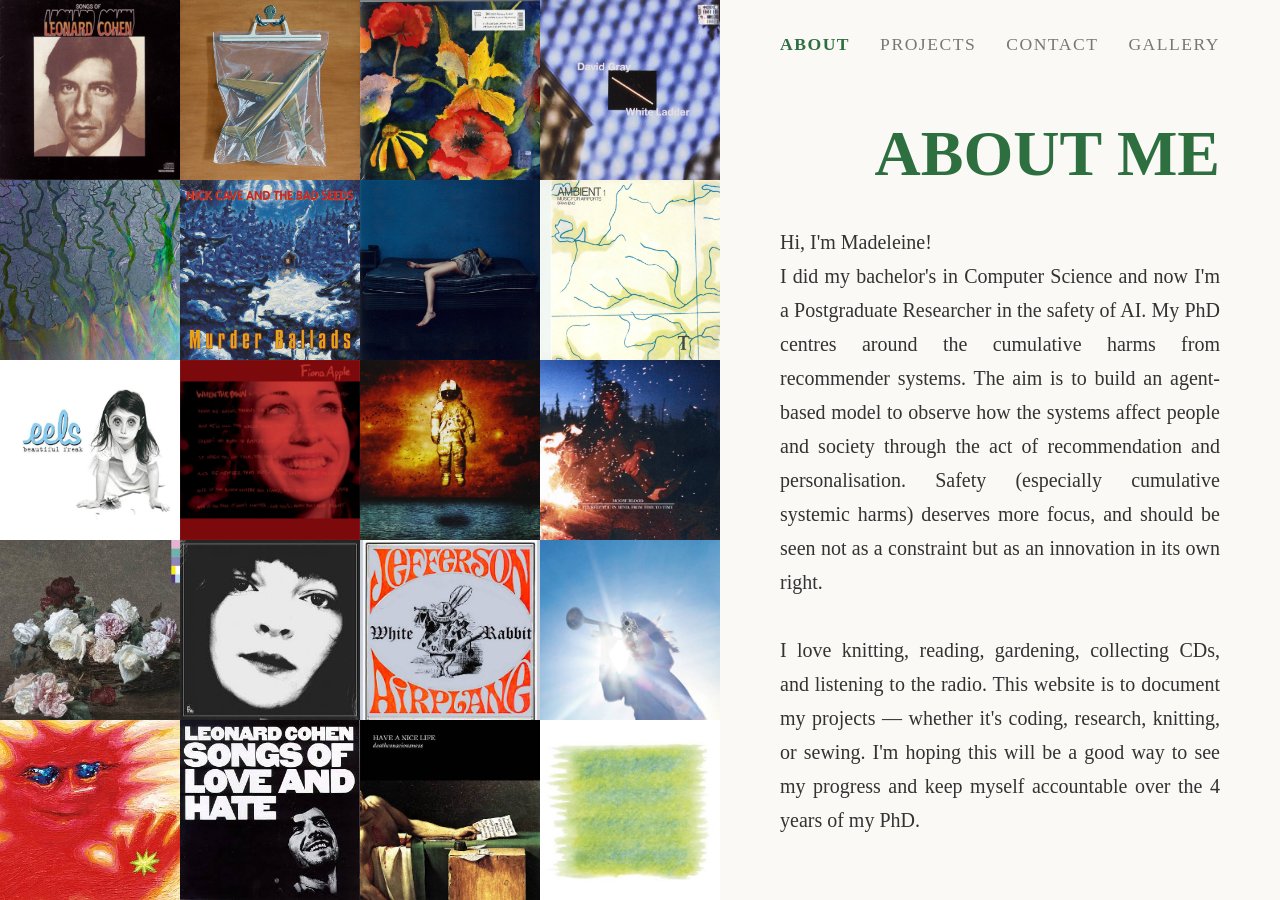
<file: index.html>
<!DOCTYPE html>
<html lang="en">
<head>
  <meta charset="UTF-8">
  <meta name="viewport" content="width=device-width, initial-scale=1.0, maximum-scale=1.0">
  <title>Madeleine Sauvage</title>
  <link rel="stylesheet" href="styles.css">
</head>
<body>

  <main class="about-container">
    <div class="left-columns-wrapper">
      <img src="assets/albums/leo.jpg" alt="Album Cover">
      <img src="assets/albums/ants.jpg" alt="Album Cover">
      <img src="assets/albums/adrianne.jpg" alt="Album Cover">
      <img src="assets/albums/ladder.jpg" alt="Album Cover">
      <img src="assets/albums/wave.jpg" alt="Album Cover">
      <img src="assets/albums/murder.jpg" alt="Album Cover">
      <img src="assets/albums/slept.jpg" alt="Album Cover">
      <img src="assets/albums/eno.jpg" alt="Album Cover">
      <img src="assets/albums/eels.jpg" alt="Album Cover">
      <img src="assets/albums/pawn.jpg" alt="Album Cover">
      <img src="assets/albums/deja.jpg" alt="Album Cover">
      <img src="assets/albums/mind.jpg" alt="Album Cover">
      <img src="assets/albums/powercorruptionlies.jpeg" alt="Album Cover">
      <img src="assets/albums/jessicapratt.jpeg" alt="Album Cover">
      <img src="assets/albums/whiterabbit.jpeg" alt="Album Cover">
      <img src="assets/albums/gettingkilled.jpeg" alt="Album Cover">
      <img src="assets/albums/foreverhowlong.jpeg" alt="Album Cover">
      <img src="assets/albums/songsofloveandhate.jpeg" alt="Album Cover">
      <img src="assets/albums/death.jpeg" alt="Album Cover">
      <img src="assets/albums/attwilight.jpeg" alt="Album Cover">
    </div>

    <div class="right-column">
      <nav class="top-nav">
        <a href="#about" class="active">ABOUT</a>
        <a href="projects.html">PROJECTS</a>
        <a href="contact.html">CONTACT</a>
        <a href="gallery.html">GALLERY</a>
      </nav>

      <h1 class="about-title">ABOUT ME</h1>
      <p class="about-text">
        Hi, I'm Madeleine!
        <br>I did my bachelor's in Computer Science and now I'm a Postgraduate Researcher in the safety of AI. 
        My PhD centres around the cumulative harms from recommender systems. The aim is to build an agent-based model to observe how the systems affect people and society through the act of recommendation and personalisation.
        Safety (especially cumulative systemic harms) deserves more focus, and should be seen not as a constraint but as an innovation in its own right.
        <br><br>
        I love knitting, reading, gardening, collecting CDs, and listening to the radio. 
        This website is to document my projects — whether it's coding, research, knitting, or sewing. 
        I'm hoping this will be a good way to see my progress and keep myself accountable over the 4 years of my PhD.  
      </p>
    </div>
  </main>

</body>
</html>
</file>
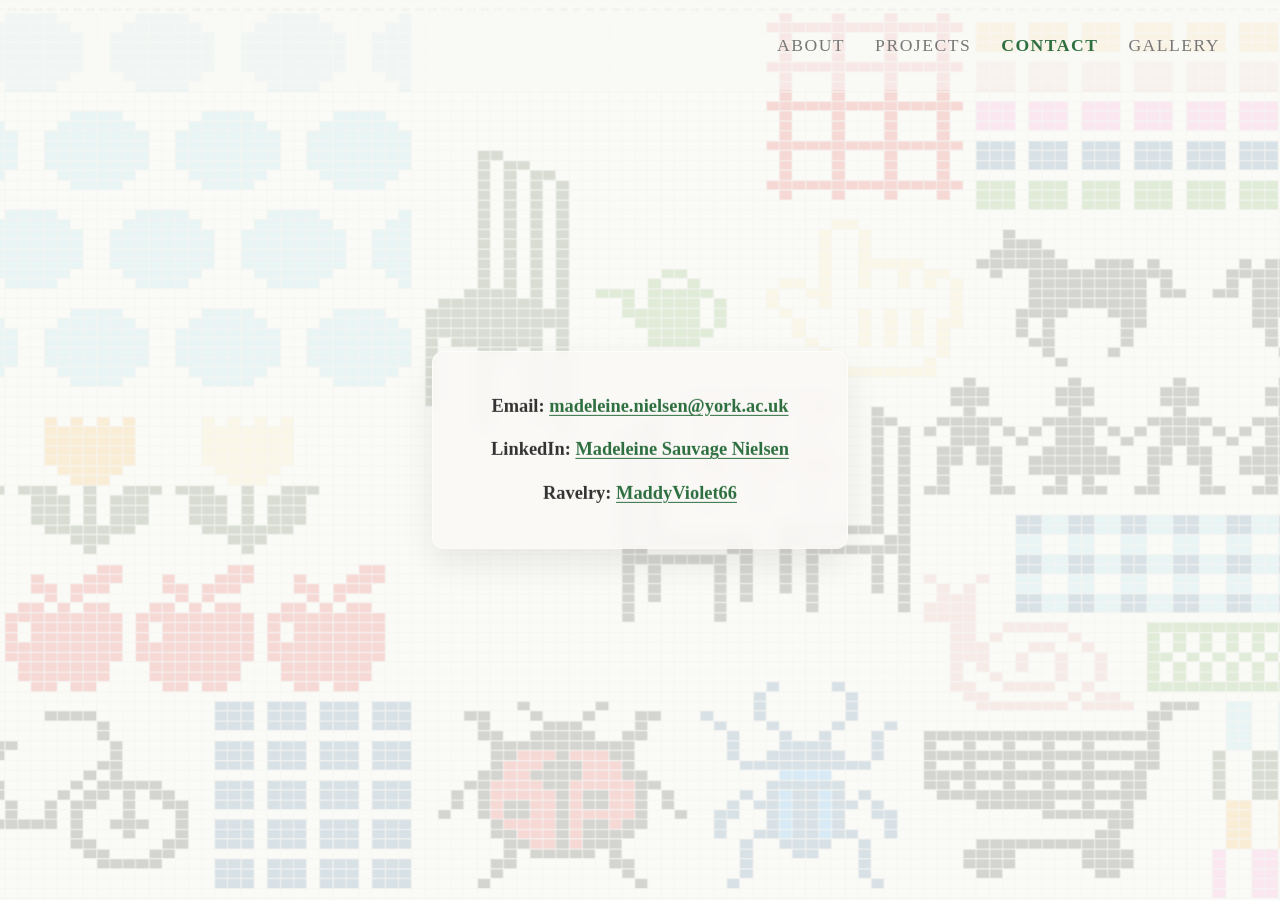
<file: contact.html>
<!DOCTYPE html>
<html lang="en">
<head>
  <meta charset="UTF-8">
  <meta name="viewport" content="width=device-width, initial-scale=1.0, maximum-scale=1.0">
  <title>Contact - Madeleine Sauvage</title>
  <link rel="stylesheet" href="styles.css">
</head>
<body class="contact-page">

  <!-- Fullscreen Background Image -->
  <div class="contact-bg">
    <img src="assets/Screenshot 2026-08-07 083715.png" alt="Background">
  </div>

  <!-- Navigation Bar -->
  <nav class="top-nav projects-page-nav">
    <a href="index.html">ABOUT</a>
    <a href="projects.html">PROJECTS</a>
    <a href="contact.html" class="active">CONTACT</a>
    <a href="gallery.html">GALLERY</a>
  </nav>

  <!-- Centered Content Card -->
  <main class="contact-content">
    <div class="contact-card">
      <p><strong>Email:</strong> <a href="mailto:madeleine.nielsen@york.ac.uk">madeleine.nielsen@york.ac.uk</a></p>
      <p><strong>LinkedIn:</strong> <a href="https://www.linkedin.com/in/madeleine-sauvage-nielsen-6a8a961a1" target="_blank" rel="noopener noreferrer">Madeleine Sauvage Nielsen</a></p>
      <p><strong>Ravelry:</strong> <a href="https://www.ravelry.com/people/maddyviolet66" target="_blank" rel="noopener noreferrer">MaddyViolet66</a></p>
    </div>
  </main>

</body>
</html>
</file>
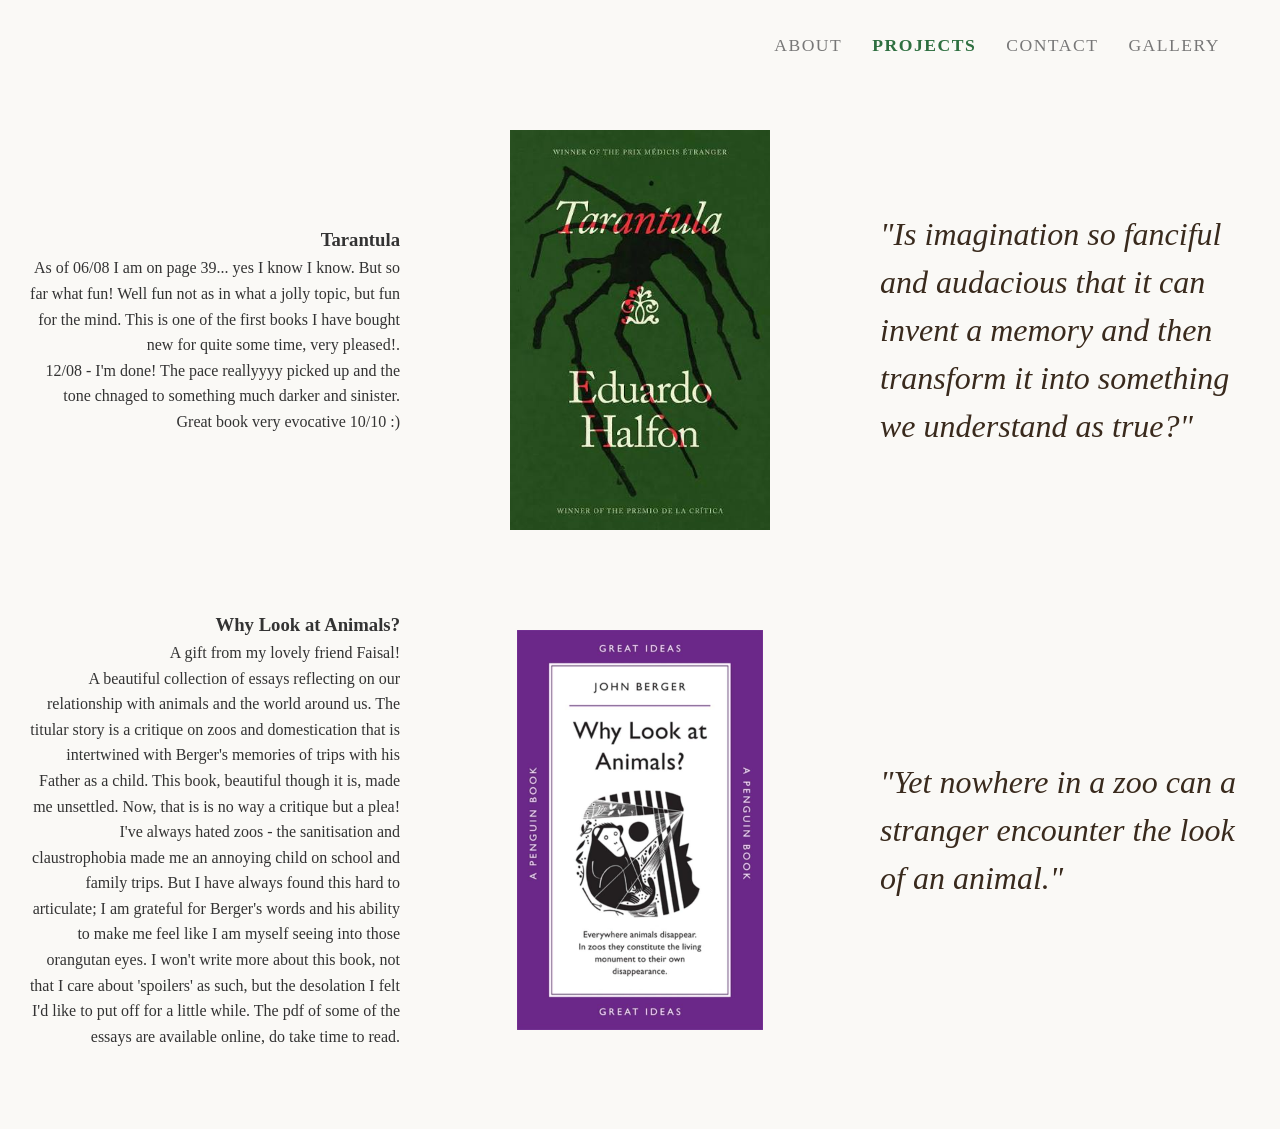
<file: project-3.html>
<!DOCTYPE html>
<html lang="en">
<head>
  <meta charset="UTF-8">
  <meta name="viewport" content="width=device-width, initial-scale=1.0, maximum-scale=1.0">
  <title>Projects - Madeleine Sauvage</title>
  <link rel="stylesheet" href="styles.css">
</head>
<body>

  <!-- Fixed Top Navigation Bar -->
  <nav class="top-nav projects-page-nav">
    <a href="index.html">ABOUT</a>
    <a href="projects.html" class="active">PROJECTS</a>
    <a href="contact.html">CONTACT</a>
    <a href="gallery.html">GALLERY</a>
  </nav>

  <!-- USE project-detail-container FOR THIS BOOK REVIEW LAYOUT -->
  <main class="project-detail-container">

    <!-- Project 1 -->
    <div class="project-row">
      <div class="text-left">
        <h3>Tarantula</h3>
        <p>As of 06/08 I am on page 39... yes I know I know. But so far what fun! 
            Well fun not as in what a jolly topic, but fun for the mind. This is one of the first books I have bought new for 
        quite some time, very pleased!.
        <br>
        12/08 - I'm done! The pace reallyyyy picked up and the tone chnaged to something much darker and sinister. 
        Great book very evocative 10/10 :) 
      </p>
      </div>

      <img src="assets/projects/tarantula.jpg" alt="Tarantula" class="project-img">

      <div class="text-right">
        <blockquote>"Is imagination so fanciful and audacious that it can invent a memory and then transform it into something we understand as true?"</blockquote>
      </div>
    </div>

    <!-- Project 2 -->
    <div class="project-row">
      <div class="text-left">
        <h3>Why Look at Animals?</h3>
        <p>A gift from my lovely friend Faisal! <br> A beautiful collection of essays reflecting on our
        relationship with animals and the world around us. The titular story is a critique on zoos and domestication that is intertwined 
        with Berger's memories of trips with his Father as a child. This book, beautiful though it is, made me unsettled. Now, that is is no way a
        critique but a plea! I've always hated zoos - the sanitisation and claustrophobia made me an annoying child on school and family trips. But I have 
        always found this hard to articulate; I am grateful for Berger's words and his ability to make me feel like I am myself seeing
        into those orangutan eyes. I won't write more about this book, not that I care about 'spoilers' 
        as such, but the desolation I felt I'd like to put off for a little while. The pdf of some of the essays are available online, do take time to read.
        <br></p>
      </div>

      <img src="assets/projects/animals.jpg" alt="Why Look at Animals?" class="project-img">

      <div class="text-right">
        <blockquote>"Yet nowhere in a zoo can a stranger encounter the look of an animal."</blockquote>
      </div>
    </div>

  </main>

</body>
</html>
</file>
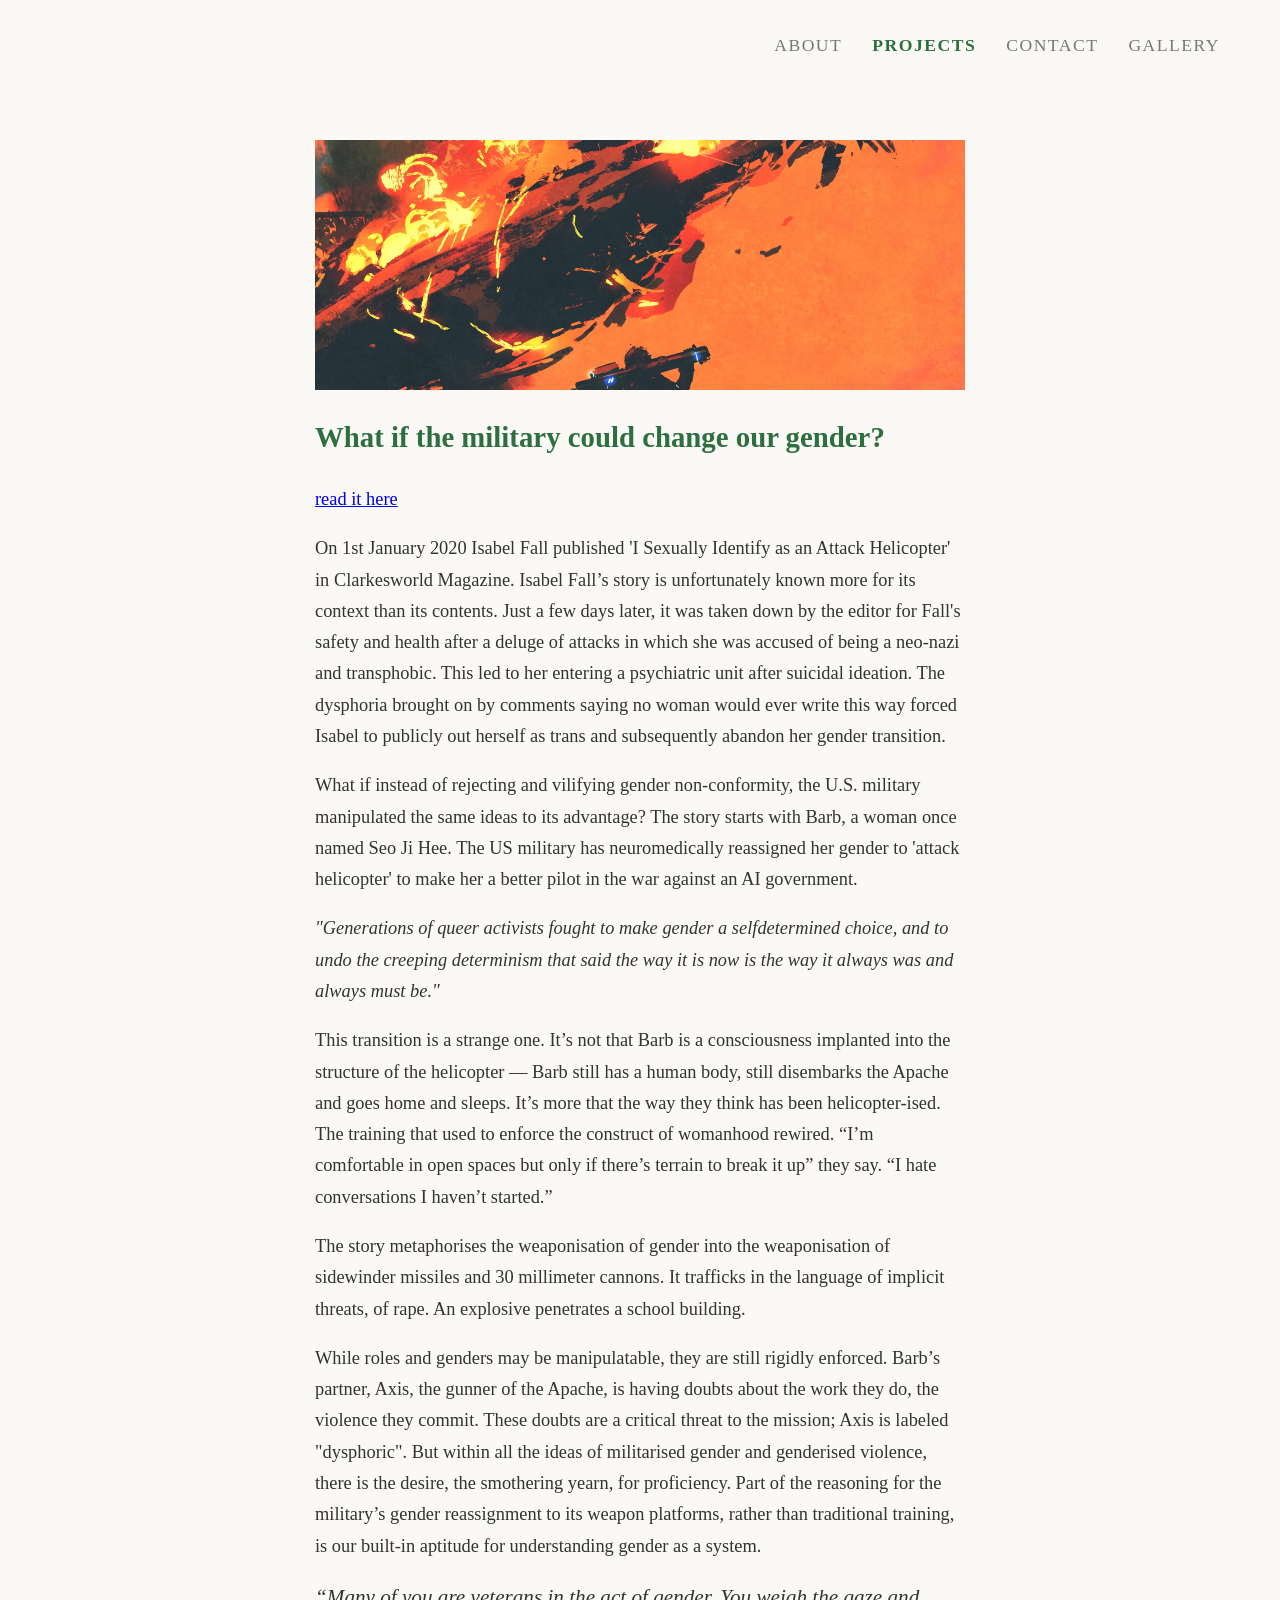
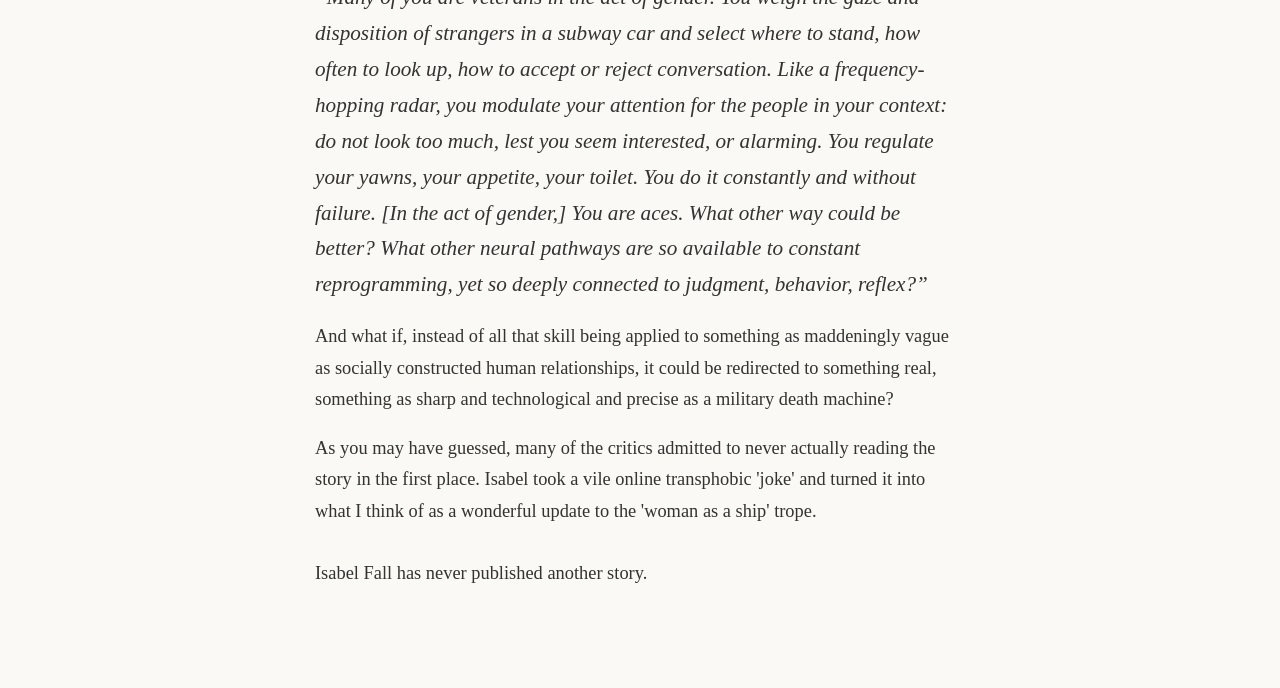
<file: project-4.html>
<!DOCTYPE html>
<html lang="en">
<head>
  <meta charset="UTF-8">
  <meta name="viewport" content="width=device-width, initial-scale=1.0, maximum-scale=1.0">
  <title>Projects - Madeleine Sauvage</title>
  <link rel="stylesheet" href="styles.css">
</head>
<body>

  <!-- Fixed Top Navigation Bar -->
  <nav class="top-nav projects-page-nav">
    <a href="index.html">ABOUT</a>
    <a href="projects.html" class="active">PROJECTS</a>
    <a href="contact.html">CONTACT</a>
    <a href="gallery.html">GALLERY</a>
  </nav>

  <!-- Standard Centered Text Block -->
  <main class="text-page-container">

    <!-- Header Image -->
    <div class="header-image-container">
      <img src="assets/projects/sovereign.png" class="header-image" alt="Header Image">
    </div>

    <h2 class="standard-heading">What if the military could change our gender?</h2>
    
    <div class="standard-content">
      <p><a href="https://isabelfall.neocities.org/Isabel_Fall_-_I_Sexually_Identify_as_an_Attack_Helicopter.pdf" target="_blank">read it here</a></p>
      
      <p>On 1st January 2020 Isabel Fall published 'I Sexually Identify as an Attack Helicopter' in Clarkesworld Magazine. 
      Isabel Fall’s story is unfortunately known more for its context than its contents. 
      Just a few days later, it was taken down by the editor for Fall's safety and health after a deluge of attacks in which she was accused of being a neo-nazi and transphobic. 
      This led to her entering a psychiatric unit after suicidal ideation. The dysphoria brought on by comments saying no woman would ever write this way forced Isabel 
      to publicly out herself as trans and subsequently abandon her gender transition.</p>

      <p>What if instead of rejecting and vilifying gender non-conformity, the U.S. military manipulated the same ideas to its advantage? 
      The story starts with Barb, a woman once named Seo Ji Hee. The US military has neuromedically reassigned her gender to 'attack helicopter' to make her 
      a better pilot in the war against an AI government.</p>

      <p><em>"Generations of queer activists fought to make gender a selfdetermined choice, and to undo the creeping determinism that said 
      the way it is now is the way it always was and always must be."</em></p>

      <p>This transition is a strange one. It’s not that Barb is a consciousness implanted into the structure of the helicopter — Barb still has a human body, 
      still disembarks the Apache and goes home and sleeps. It’s more that the way they think has been helicopter-ised. The training that used to enforce 
      the construct of womanhood rewired. “I’m comfortable in open spaces but only if there’s terrain to break it up” they say. “I hate conversations I haven’t started.”</p>

      <p>The story metaphorises the weaponisation of gender into the weaponisation of sidewinder missiles and 30 millimeter cannons. It trafficks in the language of 
      implicit threats, of rape. An explosive penetrates a school building.</p>

      <p>While roles and genders may be manipulatable, they are still rigidly enforced. Barb’s partner, Axis, the gunner of the Apache, is having doubts about the work they do, 
      the violence they commit. These doubts are a critical threat to the mission; Axis is labeled "dysphoric". But within all the ideas of militarised gender 
      and genderised violence, there is the desire, the smothering yearn, for proficiency. Part of the reasoning for the military’s gender reassignment to 
      its weapon platforms, rather than traditional training, is our built-in aptitude for understanding gender as a system.</p>

      <p class="text-featured">
        “Many of you are veterans in the act of gender. You weigh the gaze and disposition of strangers in a subway car and select where to stand, how often to look up, 
        how to accept or reject conversation. Like a frequency-hopping radar, you modulate your attention for the people in your context: do not look too much, 
        lest you seem interested, or alarming. You regulate your yawns, your appetite, your toilet. You do it constantly and without failure. 
        [In the act of gender,] You are aces. What other way could be better? What other neural pathways are so available to constant reprogramming, 
        yet so deeply connected to judgment, behavior, reflex?”
      </p>

      <p>And what if, instead of all that skill being applied to something as maddeningly vague as socially constructed human relationships, 
      it could be redirected to something real, something as sharp and technological and precise as a military death machine?</p>

      <p>As you may have guessed, many of the critics admitted to never actually reading the story in the first place. Isabel took a vile online transphobic 'joke' and 
      turned it into what I think of as a wonderful update to the 'woman as a ship' trope. <br><br>Isabel Fall has never published another story.</p>
    </div>
  </main>

</body>
</html>
</file>
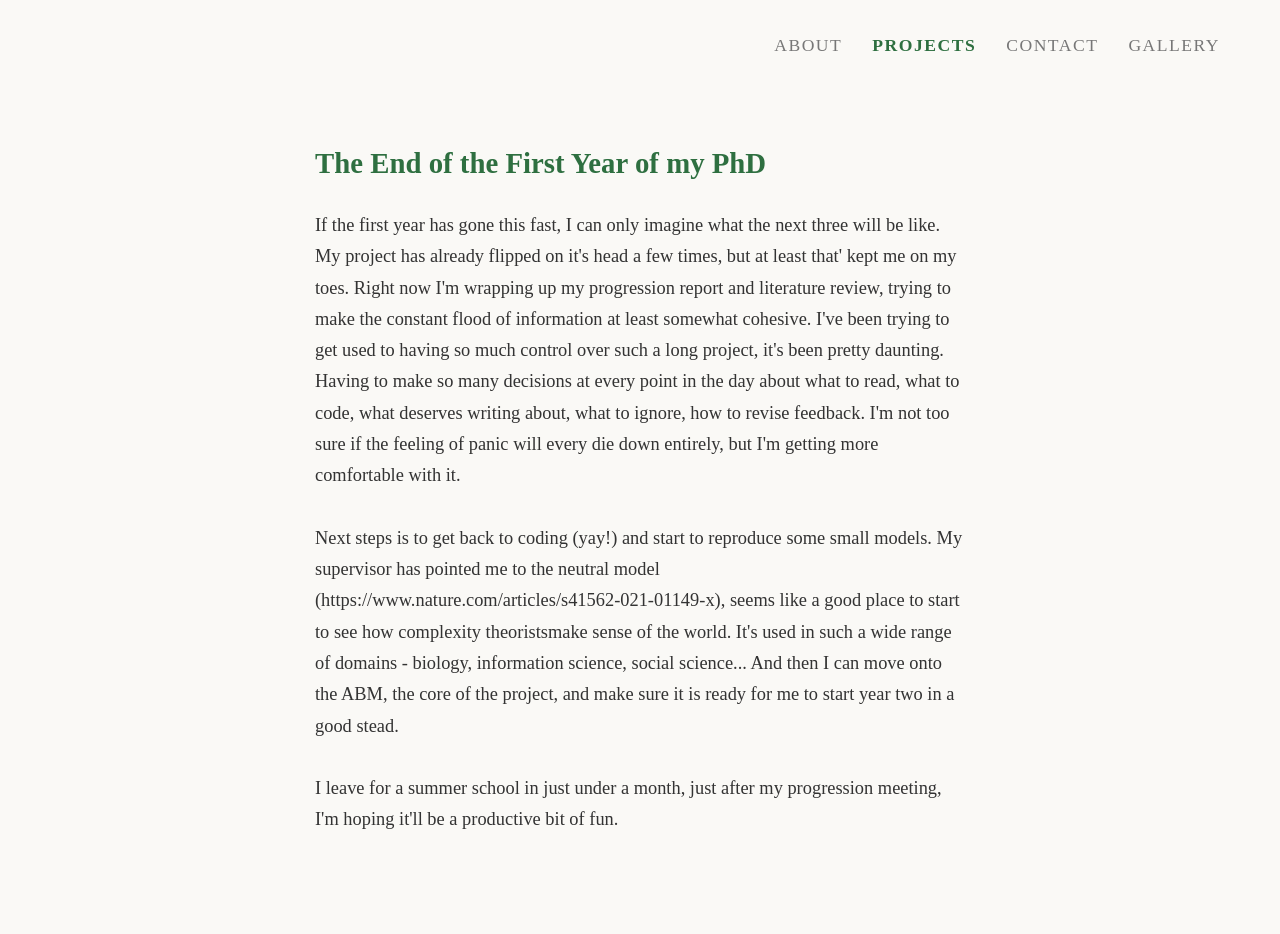
<file: project-5.html>
<!DOCTYPE html>
<html lang="en">
<head>
  <meta charset="UTF-8">
  <meta name="viewport" content="width=device-width, initial-scale=1.0, maximum-scale=1.0">
  <title>Projects - Madeleine Sauvage</title>
  <link rel="stylesheet" href="styles.css">
</head>
<body>

  <!-- Fixed Top Navigation Bar -->
  <nav class="top-nav projects-page-nav">
    <a href="index.html">ABOUT</a>
    <a href="projects.html" class="active">PROJECTS</a>
    <a href="contact.html">CONTACT</a>
    <a href="gallery.html">GALLERY</a>
  </nav>

  <!-- Standard Centered Text Block -->
  <main class="text-page-container">
    <h2 class="standard-heading">The End of the First Year of my PhD</h2>
    <div class="standard-content">
      <p>
        If the first year has gone this fast, I can only imagine what the next three will be like. 
        <br>My project has already flipped on it's head a few times, but at least that'<script type="module" src=""></script> kept me on my toes. 
        Right now I'm wrapping up my progression report and literature review, trying to make the constant flood of information
        at least somewhat cohesive. I've been trying to get used to having so much control over such a long project, it's been pretty daunting.
        Having to make so many decisions at every point in the day about what to read, what to code, what deserves writing about, what to ignore, how to revise feedback.
        I'm not too sure if the feeling of panic will every die down entirely, but I'm getting more comfortable with it. 
    
        
        <br><br>Next steps is to get back to coding (yay!) and start to reproduce some small models. 
        My supervisor has pointed me to the neutral model (https://www.nature.com/articles/s41562-021-01149-x), seems like a good place 
        to start to see how complexity theoristsmake sense of the world. It's used in such a wide range of domains - biology, information
        science, social science... And then I can move onto the ABM, the core of the project, and make sure it is ready for me to start year two
        in a good stead.
       
        <br><br> I leave for a summer school in just under a month, just after my progression meeting, I'm hoping it'll be a productive 
        bit of fun. 
        

  
      </p>
      <p>
      </p>
    </div>
  </main>

</body>
</html>
</file>
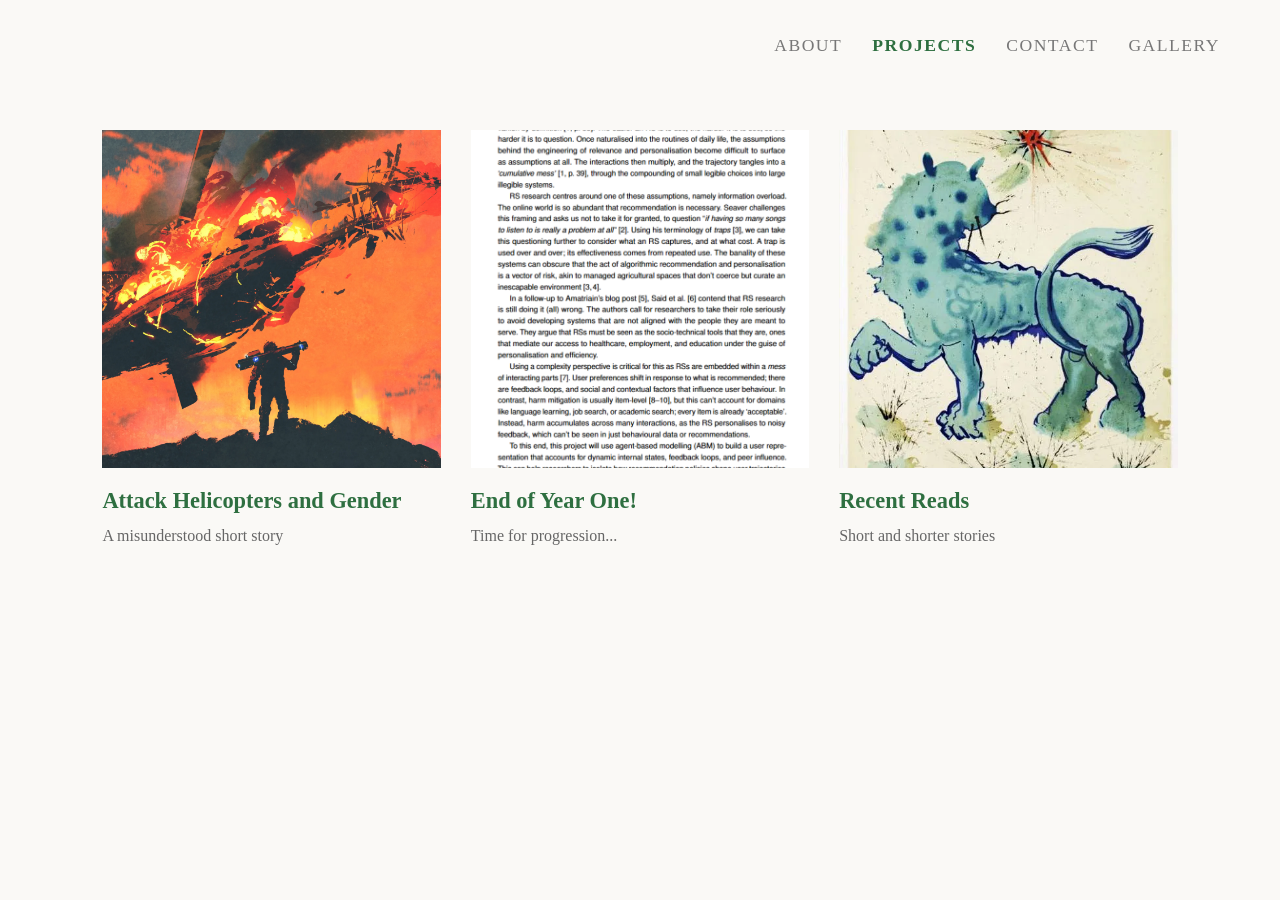
<file: projects.html>
<!DOCTYPE html>
<html lang="en">
<head>
  <meta charset="UTF-8">
  <meta name="viewport" content="width=device-width, initial-scale=1.0, maximum-scale=1.0">
  <title>Projects - Madeleine Sauvage</title>
  <link rel="stylesheet" href="styles.css">
</head>
<body>

  <!-- Fixed Top Navigation Bar -->
  <nav class="top-nav projects-page-nav">
    <a href="index.html">ABOUT</a>
    <a href="projects.html" class="active">PROJECTS</a>
    <a href="contact.html">CONTACT</a>
    <a href="gallery.html">GALLERY</a>
  </nav>

  <main class="projects-container">
    <div class="projects-grid">

       <a href="project-4.html" class="project-card">
        <div class="image-wrapper">
          <img src="assets/projects/sovereign.png" alt="Project 2">
        </div>
        <h2 class="project-title">Attack Helicopters and Gender</h2>
        <p class="project-subtitle">A misunderstood short story</p>
      </a>

      <a href="project-5.html" class="project-card">
        <div class="image-wrapper">
          <img src="assets/projects/prog.png" alt="Project 1">
        </div>
        <h2 class="project-title">End of Year One!</h2>
        <p class="project-subtitle">Time for progression...</p>
      </a>

      <a href="project-3.html" class="project-card">
        <div class="image-wrapper">
          <img src="assets/projects/dalizodiac_leo.png" alt="Project 3">
        </div>
        <h2 class="project-title">Recent Reads</h2>
        <p class="project-subtitle">Short and shorter stories</p>
      </a>

      <!-- Add more project cards here; the page will scroll vertically -->

    </div>
  </main>

</body>
</html>
</file>
<file: styles.css>
/* ==========================================================================
   1. GLOBAL STYLES & RESET
   ========================================================================== */
* {
  margin: 0;
  padding: 0;
  box-sizing: border-box;
}

body {
  font-family: Garamond, serif;
  background-color: #faf9f6;
  color: #333;
  line-height: 1.6;
  overflow: hidden; /* Fixed screen for index.html */
}

/* Global guard to prevent mobile horizontal wobble */
html, body {
  width: 100%;
  max-width: 100%;
  overflow-x: hidden;
}

/* ==========================================================================
   2. COMMON NAVIGATION BAR
   ========================================================================== */
.top-nav {
  position: fixed;
  top: 30px;
  right: 60px;
  display: flex;
  gap: 30px;
  z-index: 100;
  background: transparent;
}

.top-nav a {
  text-decoration: none;
  font-family: Garamond, serif;
  font-size: 1.1em;
  color: #777;
  letter-spacing: 1.5px;
  text-transform: uppercase;
  transition: color 0.2s ease, font-weight 0.2s ease;
}

.top-nav a.active,
.top-nav a:hover {
  color: #2e6f40;
  font-weight: bold;
}

/* ==========================================================================
   3. ABOUT ME PAGE (index.html) - DESKTOP DEFAULT
   ========================================================================== */
.about-container {
  width: 100%;
  height: 100vh;
  display: flex;
  justify-content: flex-end;
  align-items: center;
  position: relative;
}

.left-columns-wrapper {
  position: fixed;
  top: 0;
  left: 0;
  height: 100vh;
  width: 80vh; /* Keeps perfect 1:1 ratio for square collage on desktop */
  display: grid;
  grid-template-columns: repeat(4, 1fr);
  grid-template-rows: repeat(5, 1fr);
  gap: 0;
  overflow: hidden;
  z-index: 1;
}

.left-columns-wrapper img {
  width: 100%;
  height: 100%;
  object-fit: cover;
  display: block;
}

.right-column {
  margin-left: calc(80vh + 60px);
  margin-top: 40px;
  max-width: 750px;
  width: 100%;
  padding: 60px 60px 60px 0;
  z-index: 2;
  position: relative;
}

.about-title {
  font-size: 4em;
  color: #2e6f40;
  margin-bottom: 20px;
  text-align: right;
}

.about-text {
  font-size: 1.25em;
  color: #333;
  line-height: 1.7;
  text-align: justify;
  text-justify: inter-word;
  margin: 0 auto;
}

/* ==========================================================================
   4. PROJECTS MAIN PAGE - GRID (projects.html)
   ========================================================================== */
body:has(.projects-container),
body:has(.project-detail-container) {
  overflow-y: auto;
}

.projects-page-nav {
  top: 0;
  right: 0;
  left: 0;
  width: 100%;
  height: 90px;
  padding-right: 60px;
  justify-content: flex-end;
  align-items: center;
  background-color: #faf9f6; 
}

/* Grid Container for projects.html */
.projects-container {
  width: 100%;
  min-height: 100vh;
  padding: 130px 8% 80px 8%;
  display: flex;
  justify-content: center;
  position: relative;
  z-index: 1;
}

.projects-grid {
  width: 100%;
  max-width: 1400px;
  display: grid;
  grid-template-columns: repeat(auto-fill, minmax(280px, 1fr));
  gap: 40px 30px;
}

.project-card {
  text-decoration: none;
  color: inherit;
  display: flex;
  flex-direction: column;
  transition: transform 0.25s ease;
}

.project-card:hover {
  transform: translateY(-5px);
}

.project-card .image-wrapper {
  width: 100%;
  aspect-ratio: 1 / 1;
  overflow: hidden;
  background-color: #eee;
  margin-bottom: 15px;
}

.project-card img {
  width: 100%;
  height: 100%;
  object-fit: cover;
  display: block;
  transition: transform 0.3s ease;
}

.project-card:hover img {
  transform: scale(1.03);
}

.project-title {
  font-family: Garamond, serif;
  font-size: 1.4em;
  color: #2e6f40;
  margin-bottom: 4px;
  font-weight: bold;
}

.project-subtitle {
  font-family: Garamond, serif;
  font-size: 1.0em;
  color: #666;
}

/* ==========================================================================
   5. SINGLE PROJECT DETAIL PAGE (Text - Image - Quote Layout)
   ========================================================================== */
.project-detail-container {
  width: 100%;
  min-height: 100vh;
  display: flex;
  flex-direction: column;
  align-items: center;
  gap: 80px;
  padding-top: 130px;
  padding-bottom: 80px;
  position: relative;
  z-index: 1;
}

.project-row {
  display: flex;
  flex-direction: row;
  align-items: center;
  justify-content: space-between;
  gap: 40px;
  width: 96%;
  max-width: 1600px;
  margin: 0 auto;
}

.text-left {
  flex: 1;
  text-align: right;
  padding-left: 0px;
}

.project-img {
  width: 100%;
  max-width: 400px;
  max-height: 400px;
  object-fit: contain;
  display: block;
}

.text-right {
  flex: 1;
  text-align: left;
  font-size: 2rem;
  line-height: 1.5;
  font-style: italic;
  color: #392a1d;
}


.text-right p {
  margin: 0;
}

/* Custom utility class for italic and larger text */
.text-featured {
  font-style: italic;
  font-size: 1.15em; /* Scales text 15% larger than the surrounding paragraph */
}

/* ==========================================================================
   6. GALLERY PAGE (gallery.html)
   ========================================================================== */
body:has(.scatter-gallery-container) {
  overflow-y: auto;
  overflow-x: hidden;
}

.scatter-gallery-container {
  width: 100%;
  min-height: 100vh;
  padding-bottom: 100px;
}

.scatter-board {
  position: relative;
  width: 100%;
  overflow: hidden;
}

.scatter-item {
  position: absolute;
  width: 200px;
  height: 200px;
  object-fit: contain;
  background: transparent !important;
  mix-blend-mode: multiply;
  transition: transform 0.3s ease;
  z-index: 1;
}

.scatter-item:hover {
  transform: scale(1.08) rotate(0deg) !important;
  z-index: 10;
}

/* ==========================================================================
   7. STANDARD TEXT PAGE LAYOUT
   ========================================================================== */
body:has(.text-page-container) {
  overflow-y: auto;
}

.text-page-container {
  width: 100%;
  min-height: 100vh;
  padding: 140px 20px 80px;
  display: flex;
  flex-direction: column;
  align-items: center;
  justify-content: flex-start;
  z-index: 1;
}

.standard-heading {
  width: 100%;
  max-width: 650px;
  font-family: Garamond, serif;
  font-size: 1.8rem;
  font-weight: 600;
  color: #2e6f40;
  text-align: left;
  margin-bottom: 24px;
}

.standard-content {
  width: 100%;
  max-width: 650px;
  text-align: left;
  font-family: Garamond, serif;
  font-size: 1.15rem;
  line-height: 1.7;
  color: #333333;
}

.standard-content p {
  margin-bottom: 18px;
}

/* ==========================================================================
   8. MOBILE & TABLET RESPONSIVENESS (Isolates mobile fixes from Desktop)
   ========================================================================== */

/* TABLETS & SMALL LAPTOPS */
@media (max-width: 900px) {
  .top-nav {
    right: 20px;
    gap: 15px;
  }

  .top-nav a {
    font-size: 0.9em;
  }

  body {
    overflow-y: auto !important;
  }
  
  .about-container {
    flex-direction: column;
    height: auto;
    min-height: 100dvh;
  }

  .left-columns-wrapper {
    position: relative;
    width: 100%;
    height: 50vh;
  }

  .right-column {
    margin-left: 0;
    margin-top: 20px;
    padding: 30px 20px;
  }

  .project-row {
    flex-direction: column;
    text-align: center;
    gap: 25px;
  }

  .text-left, 
  .text-right {
    text-align: center;
    padding: 0 15px;
  }

  .text-right {
    font-size: 1.4rem;
  }
}

/* SMARTPHONES */
@media (max-width: 600px) {
  .top-nav {
    position: fixed;
    top: 0;
    left: 0;
    right: 0;
    height: 60px;
    background-color: #faf9f6;
    display: flex;
    justify-content: center;
    align-items: center;
    gap: 12px;
    padding: 0 10px;
    z-index: 1000;
  }

  .top-nav a {
    font-size: 0.75rem;
    letter-spacing: 0.8px;
  }

  .projects-container,
  .project-detail-container,
  .text-page-container {
    padding-top: 80px;
    padding-left: 15px;
    padding-right: 15px;
    min-height: 100svh;
  }

  .project-img {
    max-width: 100%;
    height: auto;
  }

  .about-title {
    font-size: 2.5em;
    text-align: center;
  }
}

/* ==========================================================================
   CONTACT PAGE - OPACITY & TRANSLUCENCY CONTROLS
   ========================================================================== */

/* 1. TOP NAV: Half Opacity Background */
body.contact-page .projects-page-nav {
  /* Using rgba lets you set the nav background to 50% opacity (0.5) 
     without making your navigation TEXT see-through */
  background-color: rgba(250, 249, 246, 0.5) !important; 
  z-index: 100;
}

/* 2. BACKGROUND IMAGE CONTAINER */
.contact-bg {
  position: fixed;
  top: 0;
  left: 0;
  width: 100%;
  height: 100vh;
  height: 100dvh;
  z-index: 0;
  overflow: hidden;
  
  /* Background color that shows through when image opacity is lowered */
  background-color: #faf9f6; 
}

/* 3. BACKGROUND IMAGE: Direct Opacity Control */
.contact-bg img {
  width: 100%;
  height: 100%;
  object-fit: cover;
  object-position: center;
  display: block;

  /* OPACITY CONTROL: Fiddle with this number (0.0 to 1.0) */
  opacity: 0.15; 
}

/* ==========================================================================
   CENTERED CONTACT CONTENT
   ========================================================================== */

.contact-content {
  position: fixed;
  top: 50%;
  left: 50%;
  transform: translate(-50%, -50%); /* Locks element to exact center */
  z-index: 10;                     /* Sits above the background image */
  text-align: center;              /* Centers paragraph/heading text lines */
  width: 90%;
  max-width: 800px;
}

.contact-content h1 {
  font-family: Garamond, serif;
  font-size: 3rem;
  color: #2e6f40;
  margin-bottom: 12px;
  font-weight: normal;
}

.contact-content p {
  font-family: Garamond, serif;
  font-size: 2rem;
  font-weight: bold;
  color: #333333;
  line-height: 1.6;
}

/* ==========================================================================
   CENTERED CONTACT CARD
   ========================================================================== */

.contact-content {
  position: fixed;
  top: 50%;
  left: 50%;
  transform: translate(-50%, -50%);
  z-index: 10;
  width: 90%;
  max-width: 520px;
  display: flex;
  justify-content: center;
}

.contact-card {
  background: rgba(250, 249, 246, 0.88); /* Off-white with slight translucency */
  backdrop-filter: blur(8px);             /* Frosted glass blur effect behind the box */
  -webkit-backdrop-filter: blur(8px);     /* Safari support */
  padding: 40px 45px;
  border-radius: 12px;
  border: 1px solid rgba(255, 255, 255, 0.6);
  box-shadow: 0 15px 35px rgba(0, 0, 0, 0.08); /* Soft floating shadow */
  text-align: center;
  width: 80%;
}

.contact-card h2 {
  font-family: Garamond, serif;
  font-size: 2.2rem;
  color: #2e6f40;
  margin-bottom: 24px;
  font-weight: 600;
}

.contact-card p {
  font-family: Garamond, serif;
  font-size: 1.15rem;
  color: #333333;
  margin-bottom: 14px;
  line-height: 1.6;
}

.contact-card p:last-child {
  margin-bottom: 0;
}

/* Link Styling */
.contact-card a {
  color: #2e6f40;
  text-decoration: underline;
  text-underline-offset: 3px;
  transition: color 0.2s ease, opacity 0.2s ease;
  word-break: break-word; /* Prevents long URLs from overflowing on mobile */
}

.contact-card a:hover {
  color: #1b4427;
  opacity: 0.8;
}

.substack-header-image {
  width: 100%;
  margin-bottom: 1.5rem;
}

.substack-header-image img {
  width: 100%;
  height: auto;
  display: block;
  border-radius: 6px;
}

/* Header Image: Restricted to match text width (650px) and cropped */
.header-image-container {
  width: 100%;
  max-width: 650px; /* Locks width to match .standard-heading and .standard-content */
  margin: 0 auto 24px auto;
}

.header-image {
  width: 100%;
  height: 250px; /* Adjust height here to change the crop */
  object-fit: cover;
  object-position: center;
  display: block;
  border-radius: 0px;
}
</file>
